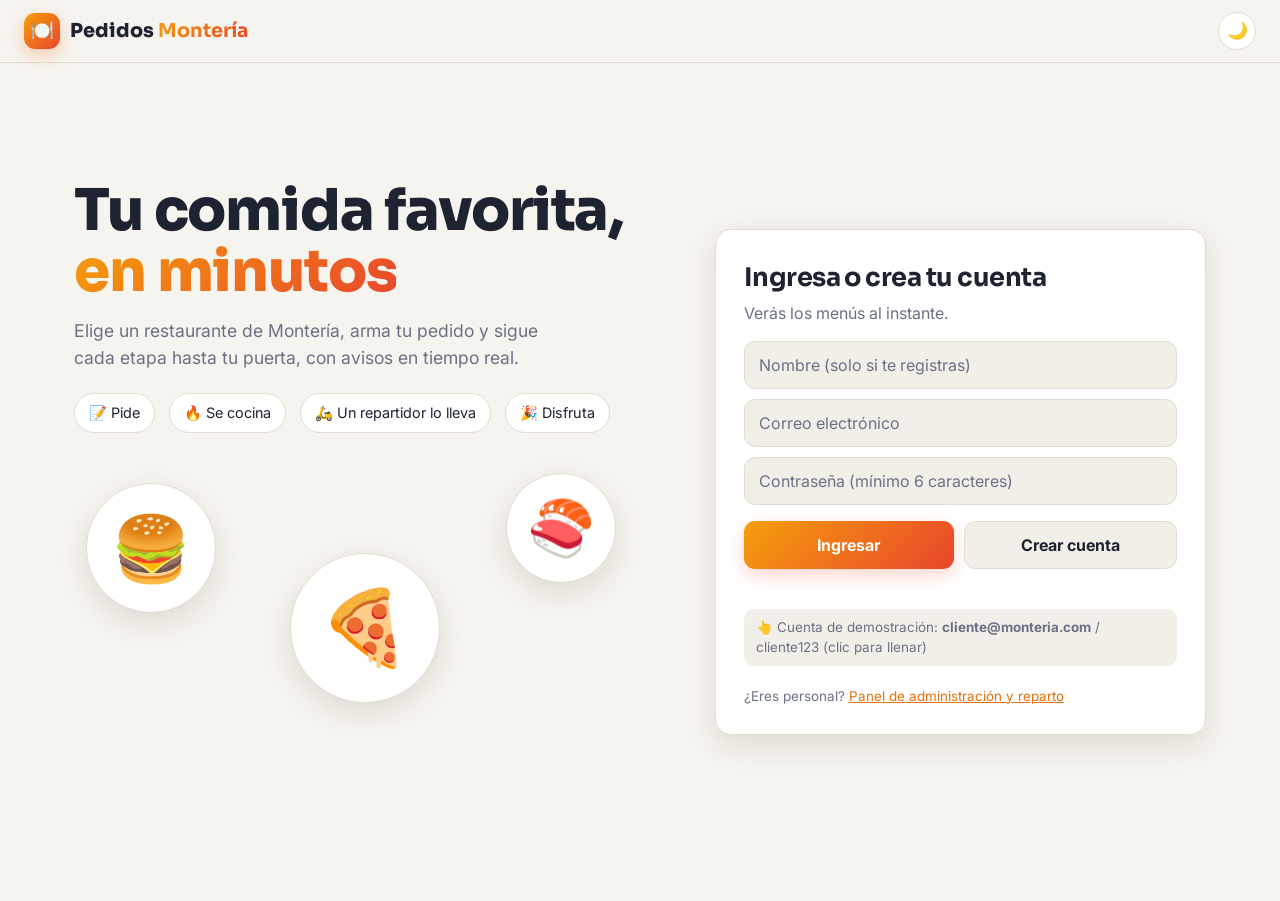
<file: frontend/index.html>
<!DOCTYPE html>
<html lang="es">
<head>
<meta charset="UTF-8">
<meta name="viewport" content="width=device-width, initial-scale=1">
<title>Pedidos Montería</title>
<meta name="description" content="Pide comida de los mejores restaurantes de Montería y sigue tu pedido en tiempo real.">
<link rel="preconnect" href="https://fonts.googleapis.com">
<link href="https://fonts.googleapis.com/css2?family=Inter:wght@400;500;600&family=Sora:wght@600;700;800&display=swap" rel="stylesheet">
<link rel="stylesheet" href="css/estilo.css">
<style>
.wrap{max-width:1180px;margin:0 auto;padding:24px}
.buscar{flex:1;max-width:380px;position:relative}
.buscar input{border-radius:99px;padding-left:40px}
.buscar::before{content:"🔍";position:absolute;left:14px;top:50%;transform:translateY(-50%);font-size:.9rem;opacity:.7}
/* acceso */
.hero{display:grid;grid-template-columns:1.1fr .9fr;gap:40px;align-items:center;min-height:calc(100vh - 62px);padding:24px;max-width:1180px;margin:0 auto}
.hero h1{font-size:clamp(2.2rem,5vw,3.6rem);line-height:1.05;font-weight:800}
.hero h1 em{font-style:normal;background:var(--grad);-webkit-background-clip:text;background-clip:text;color:transparent}
.hero p.lead{color:var(--mute);font-size:1.1rem;margin:16px 0 22px;max-width:46ch}
.pasos{display:flex;gap:14px;flex-wrap:wrap}
.pasos span{display:flex;align-items:center;gap:8px;background:var(--surf);border:1px solid var(--line);border-radius:99px;padding:8px 14px;font-size:.9rem}
.platos{position:relative;height:320px;margin-top:30px}
.platos div{position:absolute;display:grid;place-items:center;border-radius:50%;background:var(--surf);border:1px solid var(--line);box-shadow:var(--sombra);animation:flota 6s ease-in-out infinite}
@keyframes flota{50%{transform:translateY(-12px)}}
#auth h2{font-size:1.6rem;margin-bottom:4px}
#auth input{margin-bottom:10px}
#auth .row{display:flex;gap:10px;margin-top:6px}#auth .row .btn{flex:1}
.demo{margin-top:14px;font-size:.84rem;color:var(--mute);background:var(--surf2);border-radius:10px;padding:8px 12px;cursor:pointer}
@media(max-width:860px){.hero{grid-template-columns:1fr;min-height:0}.platos{display:none}}
/* restaurantes */
.sec-t{display:flex;align-items:baseline;justify-content:space-between;margin:6px 0 14px}
.sec-t h2{font-size:1.35rem}
.rests{display:grid;grid-template-columns:repeat(auto-fill,minmax(250px,1fr));gap:16px;margin-bottom:30px}
.rest{text-align:left;background:var(--surf);border:2px solid var(--line);border-radius:var(--r);overflow:hidden;transition:.18s;display:flex;flex-direction:column}
.rest:hover{transform:translateY(-3px);box-shadow:var(--sombra)}
.rest.on{border-color:var(--acc);box-shadow:0 0 0 3px color-mix(in srgb,var(--acc) 25%,transparent)}
.rest .banner{height:86px;display:grid;place-items:center;font-size:2.6rem}
.rest .info{padding:12px 16px}
.rest .info b{font-family:var(--f-tit);font-size:1.05rem}
.rest .info small{display:block;color:var(--mute)}
/* menú */
.tabs{display:flex;gap:8px;overflow-x:auto;margin-bottom:16px;padding-bottom:4px}
.tab{border:1px solid var(--line);background:var(--surf);color:var(--mute);border-radius:99px;padding:7px 16px;white-space:nowrap;font-weight:600}
.tab.on{background:var(--tx);color:var(--bg);border-color:var(--tx)}
#menu{display:grid;grid-template-columns:repeat(auto-fill,minmax(230px,1fr));gap:16px}
.prod{background:var(--surf);border:1px solid var(--line);border-radius:var(--r);overflow:hidden;display:flex;flex-direction:column;transition:.18s}
.prod:hover{border-color:var(--acc)}
.prod .foto{height:110px;display:grid;place-items:center;font-size:3.4rem;position:relative}
.prod .st{position:absolute;top:10px;right:10px;font-size:.74rem;font-weight:700;padding:3px 10px;border-radius:99px;background:rgba(0,0,0,.45);color:#fff;backdrop-filter:blur(4px)}
.prod .st.poco{background:var(--warn);color:#2b1d00}.prod .st.ago{background:var(--err)}
.prod .cuerpo{padding:12px 16px 16px;display:flex;flex-direction:column;gap:2px;flex:1}
.prod h3{font-size:1.02rem}
.prod .cat{color:var(--mute);font-size:.84rem}
.prod .pie{display:flex;justify-content:space-between;align-items:center;margin-top:auto;padding-top:10px}
.prod .precio{font-family:var(--f-tit);font-weight:800;font-size:1.1rem}
.qty{display:flex;align-items:center;gap:10px}
.qty button{width:34px;height:34px;border-radius:50%;background:var(--surf2);border:1px solid var(--line);font-size:1.15rem}
.qty button.p{background:var(--grad);color:#fff;border:0}
.qty button:disabled{opacity:.35;cursor:not-allowed}
/* carrito (cajón) */
#velo{position:fixed;inset:0;background:rgba(0,0,0,.5);z-index:40;opacity:0;pointer-events:none;transition:.2s}
#velo.on{opacity:1;pointer-events:auto}
#cajon{position:fixed;top:0;right:0;bottom:0;width:min(420px,100%);background:var(--bg);border-left:1px solid var(--line);z-index:41;transform:translateX(100%);transition:transform .25s;display:flex;flex-direction:column}
#cajon.on{transform:none}
#cajon header{display:flex;justify-content:space-between;align-items:center;padding:16px 20px;border-bottom:1px solid var(--line)}
#cajon .cuerpo{flex:1;overflow:auto;padding:16px 20px}
#cajon footer{padding:16px 20px;border-top:1px solid var(--line);background:var(--bg2)}
.linea{display:flex;justify-content:space-between;gap:10px;padding:8px 0;border-bottom:1px solid var(--line)}
.total{display:flex;justify-content:space-between;font-family:var(--f-tit);font-size:1.25rem;font-weight:800;margin:4px 0 12px}
.pagos{display:grid;grid-template-columns:repeat(3,1fr);gap:8px;margin:10px 0}
.pagos label{border:2px solid var(--line);border-radius:12px;padding:10px 4px;text-align:center;cursor:pointer;font-size:.82rem;background:var(--surf)}
.pagos label span{display:block;font-size:1.4rem}
.pagos input{display:none}
.pagos input:checked+label,.pagos label:has(input:checked){border-color:var(--acc);background:color-mix(in srgb,var(--acc) 12%,var(--surf))}
/* seguimiento */
.grid2{display:grid;grid-template-columns:1.5fr 1fr;gap:20px;align-items:start;margin-top:34px}
@media(max-width:900px){.grid2{grid-template-columns:1fr}}
.rail{display:grid;grid-template-columns:repeat(6,1fr);margin-top:22px;position:relative}
.rail::before{content:"";position:absolute;top:20px;left:8%;right:8%;height:4px;border-radius:4px;background:var(--line)}
.rail i{position:absolute;top:20px;left:8%;height:4px;border-radius:4px;background:var(--grad);box-shadow:0 0 14px var(--acc);width:0;transition:width .7s}
.step{text-align:center;position:relative;color:var(--mute);font-size:.78rem}
.step b{display:grid;place-items:center;width:44px;height:44px;margin:0 auto 6px;border-radius:50%;background:var(--surf2);border:2px solid var(--line);font-size:1.15rem;transition:.3s}
.step.done b{border-color:var(--acc);background:var(--bg)}
.step.on{color:var(--tx);font-weight:700}
.step.on b{background:var(--grad);border-color:transparent;box-shadow:0 0 0 6px color-mix(in srgb,var(--acc) 22%,transparent);animation:pulso 1.8s infinite}
.step.ok.on b{background:linear-gradient(135deg,#1fc98a,#0f9d6b);animation:none}
@keyframes pulso{50%{box-shadow:0 0 0 12px color-mix(in srgb,var(--acc) 6%,transparent)}}
.items{margin-top:12px;color:var(--mute);font-size:.9rem}
.cancelado{margin-top:18px;padding:12px 14px;border:1px solid var(--err);border-radius:12px;color:var(--err)}
.lis{list-style:none;padding:0}
.lis li{padding:10px 0;border-bottom:1px solid var(--line);font-size:.92rem;display:flex;gap:10px;justify-content:space-between}
.lis li small{color:var(--mute);white-space:nowrap}
#misPedidos li{cursor:pointer}#misPedidos li:hover b{color:var(--acc)}
.nuevo{color:var(--tx);font-weight:600}.nuevo::before{content:"●";color:var(--acc2);margin-right:6px}
/* campana */
#panelNotifs{position:absolute;right:0;top:46px;width:min(340px,92vw);max-height:60vh;overflow:auto;background:var(--surf);border:1px solid var(--line);border-radius:var(--r);box-shadow:var(--sombra);padding:8px 16px;z-index:30}
.estado-api{font-size:.8rem;color:var(--mute);text-align:center;padding:30px 0 10px}
</style>
</head>
<body>
<div class="top">
  <a class="logo" href="index.html"><i>🍽️</i><span>Pedidos <b>Montería</b></span></a>
  <div class="buscar hide" id="buscarWrap"><input id="buscar" placeholder="Buscar en el menú..." oninput="pintarMenu()" aria-label="Buscar en el menú"></div>
  <div class="espacio"></div>
  <span id="sesion"></span>
  <div style="position:relative" id="campanaWrap" class="hide">
    <button class="icono" id="btnCampana" aria-label="Notificaciones" onclick="abrirNotifs()">🔔<span class="badge hide" id="nBadge">0</span></button>
    <div id="panelNotifs" class="hide"><ul class="lis" id="notifs"></ul></div>
  </div>
  <button class="icono hide" id="btnCarrito" aria-label="Ver mi pedido" onclick="abrirCajon(true)">🛒<span class="badge hide" id="cBadge">0</span></button>
  <button class="icono" id="btnTema" aria-label="Cambiar tema" onclick="alternarTema()">☀️</button>
</div>

<!-- Acceso -->
<section id="auth" class="hero">
  <div>
    <h1>Tu comida favorita,<br><em>en minutos</em></h1>
    <p class="lead">Elige un restaurante de Montería, arma tu pedido y sigue cada etapa hasta tu puerta, con avisos en tiempo real.</p>
    <div class="pasos"><span>📝 Pide</span><span>🔥 Se cocina</span><span>🛵 Un repartidor lo lleva</span><span>🎉 Disfruta</span></div>
    <div class="platos" aria-hidden="true">
      <div style="left:2%;top:20px;width:130px;height:130px;font-size:4rem">🍔</div>
      <div style="left:36%;top:90px;width:150px;height:150px;font-size:4.6rem;animation-delay:-2s">🍕</div>
      <div style="left:72%;top:10px;width:110px;height:110px;font-size:3.4rem;animation-delay:-4s">🍣</div>
    </div>
  </div>
  <div class="card" style="padding:28px">
    <h2>Ingresa o crea tu cuenta</h2>
    <p class="mute" style="margin-bottom:16px">Verás los menús al instante.</p>
    <input id="nombre" placeholder="Nombre (solo si te registras)" autocomplete="name">
    <input id="email" type="email" placeholder="Correo electrónico" autocomplete="email">
    <input id="password" type="password" placeholder="Contraseña (mínimo 6 caracteres)" autocomplete="current-password" onkeydown="if(event.key==='Enter')login()">
    <div class="row"><button class="btn" onclick="login()">Ingresar</button><button class="btn ghost" onclick="registro()">Crear cuenta</button></div>
    <p class="msg" id="authMsg"></p>
    <div class="demo" onclick="demo()">👆 Cuenta de demostración: <b>cliente@monteria.com</b> / cliente123 (clic para llenar)</div>
    <p class="demo" style="background:none;padding:6px 0 0">¿Eres personal? <a href="admin.html">Panel de administración y reparto</a></p>
  </div>
</section>

<!-- Aplicación -->
<main id="app" class="wrap hide">
  <div class="sec-t"><h2>Restaurantes</h2><span class="mute" id="nRest"></span></div>
  <div id="chips" class="rests"><div class="sk"></div><div class="sk"></div><div class="sk"></div></div>
  <div class="sec-t"><h2 id="menuTitulo">Menú</h2></div>
  <div id="tabs" class="tabs"></div>
  <div id="menu"></div>

  <div class="grid2">
    <div class="card">
      <h2 id="trackTitulo">Sigue tu pedido</h2>
      <p id="trackSub" class="mute">Cuando hagas un pedido, aquí verás cada etapa en vivo.</p>
      <div class="rail" id="rail"><i id="fill"></i></div>
      <p id="trackItems" class="items"></p>
      <p id="trackCancelado" class="cancelado hide">Este pedido fue cancelado.</p>
      <button id="btnCancelar" class="btn danger hide" style="margin-top:16px" onclick="cancelarPedido()">Cancelar pedido</button>
    </div>
    <div class="card"><h2>Mis pedidos</h2><ul class="lis" id="misPedidos"></ul></div>
  </div>
  <p class="estado-api">Conectado a <span id="apiUrl"></span> · <a href="monitor.html">estado del sistema</a></p>
</main>

<!-- Cajón del carrito -->
<div id="velo" onclick="abrirCajon(false)"></div>
<aside id="cajon" aria-label="Tu pedido">
  <header><h2 style="font-size:1.2rem">Tu pedido</h2><button class="icono" aria-label="Cerrar" onclick="abrirCajon(false)">✕</button></header>
  <div class="cuerpo"><div id="carrito"></div></div>
  <footer>
    <div class="total"><span>Total</span><span>$<span id="total">0</span></span></div>
    <input id="direccion" placeholder="Dirección de entrega" autocomplete="street-address">
    <div class="pagos">
      <label><input type="radio" name="metodo" value="EFECTIVO" checked><span>💵</span>Efectivo</label>
      <label><input type="radio" name="metodo" value="TARJETA"><span>💳</span>Tarjeta</label>
      <label><input type="radio" name="metodo" value="NEQUI"><span>📱</span>Nequi</label>
    </div>
    <button id="btnPedir" class="btn full" onclick="hacerPedido()">Realizar pedido</button>
    <p class="msg" id="pedMsg"></p>
  </footer>
</aside>
<div id="toast"></div>

<script src="js/comun.js"></script>
<script>
const ESTADOS = ['CREADO','CONFIRMADO','EN_COCINA','LISTO','EN_CAMINO','ENTREGADO'];
const PASOS = [['📝','Recibido'],['✅','Confirmado'],['🔥','En cocina'],['📦','Listo'],['🛵','En camino'],['🎉','Entregado']];
const FONDOS = ['linear-gradient(135deg,#ff9d2e55,#ff5e5b55)','linear-gradient(135deg,#3ddc9755,#5aa9ff55)','linear-gradient(135deg,#b678ff55,#ff5e9a55)','linear-gradient(135deg,#ffd16655,#ff9d2e55)'];
let user = null, pedidoId = null, rid = null, cat = 'Todo';
let restaurantes = [], productos = [], carrito = {}, timers = false, notifs = [];
const api = crearApi(() => user, () => { salir(); });

function demo() { $('email').value = 'cliente@monteria.com'; $('password').value = 'cliente123'; }

/* ---------- sesión ---------- */
async function login() {
  try {
    user = null;
    user = await api('/usuarios/login', {method: 'POST', body: {email: $('email').value, password: $('password').value}});
    if (user.rol !== 'CLIENTE') { save('user', null); location.href = 'admin.html'; return; }
    save('user', user); entrar();
  } catch (e) { user = null; $('authMsg').textContent = e.message; }
}
async function registro() {
  try {
    await api('/usuarios/registro', {method: 'POST', body: {nombre: $('nombre').value, email: $('email').value, password: $('password').value}});
    await login();
  } catch (e) { $('authMsg').textContent = e.message; }
}
function salir() { save('user', null); save('pedido', null); location.reload(); }

function entrar() {
  $('auth').classList.add('hide'); $('app').classList.remove('hide');
  ['buscarWrap', 'campanaWrap', 'btnCarrito'].forEach(i => $(i).classList.remove('hide'));
  $('sesion').innerHTML = `<span class="pill">👋 ${esc(user.nombre)} <button onclick="salir()" style="color:var(--acc);text-decoration:underline">Salir</button></span>`;
  apiLista.then(u => $('apiUrl').textContent = u);
  pedidoId = load('pedido');
  pintarRail(null);
  cargarRestaurantes(); cargarNotifs(); refrescarPedido(); cargarMisPedidos();
  if (!timers) { timers = true; setInterval(cargarNotifs, 3000); setInterval(refrescarPedido, 3000); setInterval(cargarMisPedidos, 6000); }
}

/* ---------- restaurantes y menú ---------- */
async function cargarRestaurantes() {
  try { restaurantes = await api('/restaurantes/restaurantes'); }
  catch (e) { $('chips').innerHTML = '<p class="vacio">No se pudo cargar los restaurantes: ' + esc(e.message) + '</p>'; return; }
  if (!restaurantes.length) { $('chips').innerHTML = '<p class="vacio">Aún no hay restaurantes disponibles.</p>'; return; }
  $('nRest').textContent = restaurantes.length + ' disponibles';
  rid = rid || restaurantes[0].id;
  pintarChips(); cargarMenu();
}
function emojiRest(i) { return ['🍔','🍕','🍣','🥗','🌮','🍗'][i % 6]; }
function pintarChips() {
  $('chips').innerHTML = restaurantes.map((r, i) =>
    `<button class="rest ${r.id === rid ? 'on' : ''}" onclick="elegir(${r.id})">
      <div class="banner" style="background:${FONDOS[i % 4]}">${emojiRest(i)}</div>
      <div class="info"><b>${esc(r.nombre)}</b><small>📍 ${esc(r.direccion || '')}</small>${r.telefono ? `<small>📞 ${esc(r.telefono)}</small>` : ''}</div></button>`).join('');
  const r = restaurantes.find(x => x.id === rid); if (r) $('menuTitulo').textContent = 'Menú de ' + r.nombre;
}
function elegir(id) { if (id === rid) return; rid = id; carrito = {}; cat = 'Todo'; $('buscar').value = ''; pintarChips(); cargarMenu(); }

async function cargarMenu() {
  try { productos = await api('/menu/productos/restaurante/' + rid); } catch (e) { toast(e.message); return; }
  pintarTabs(); pintarMenu(); pintarCarrito();
}
function emoji(c) {
  c = (c || '').toLowerCase();
  const m = [['hambur','🍔'],['acompa','🍟'],['bebida','🥤'],['pizza','🍕'],['rollo','🍣'],['entrada','🥟'],['sopa','🍲'],['plato','🍽️'],['pollo','🍗'],['postre','🍰'],['ensalada','🥗']];
  return (m.find(x => c.includes(x[0])) || [0,'🍴'])[1];
}
function pintarTabs() {
  const cats = ['Todo', ...new Set(productos.map(p => p.categoria).filter(Boolean))];
  $('tabs').innerHTML = cats.map(c => `<button class="tab ${c === cat ? 'on' : ''}" onclick="filtrar(this.dataset.c)" data-c="${esc(c)}">${esc(c)}</button>`).join('');
}
function filtrar(c) { cat = c; pintarTabs(); pintarMenu(); }

function pintarMenu() {
  const q = $('buscar').value.trim().toLowerCase();
  const lista = productos.filter(p => (cat === 'Todo' || p.categoria === cat) && (!q || (p.nombre + ' ' + (p.categoria || '')).toLowerCase().includes(q)));
  $('menu').innerHTML = lista.map((p, i) => {
    const n = carrito[p.id] || 0, agotado = p.stock <= 0, tope = n >= p.stock;
    const st = agotado ? '<span class="st ago">Agotado</span>' : p.stock <= 5 ? `<span class="st poco">¡Quedan ${p.stock}!</span>` : '';
    return `<div class="prod">
      <div class="foto" style="background:${FONDOS[i % 4]}">${emoji(p.categoria)}${st}</div>
      <div class="cuerpo"><h3>${esc(p.nombre)}</h3><div class="cat">${esc(p.categoria || '')}</div>
      <div class="pie"><span class="precio">$${money(p.precio)}</span>
        <div class="qty">${n ? `<button aria-label="Quitar uno" onclick="cambiar(${p.id},-1)">−</button><b>${n}</b>` : ''}
        ${agotado ? '' : `<button class="p" aria-label="Agregar uno" ${tope ? 'disabled title="No hay más unidades"' : ''} onclick="cambiar(${p.id},1)">+</button>`}</div></div></div></div>`;
  }).join('') || '<p class="vacio" style="grid-column:1/-1">No encontramos productos con ese filtro.</p>';
}

/* ---------- carrito ---------- */
function abrirCajon(v) { $('cajon').classList.toggle('on', v); $('velo').classList.toggle('on', v); }
function cambiar(id, d) {
  const n = (carrito[id] || 0) + d;
  if (n <= 0) delete carrito[id]; else carrito[id] = n;
  pintarMenu(); pintarCarrito();
}
function pintarCarrito() {
  let total = 0, unidades = 0;
  const filas = Object.entries(carrito).map(([id, n]) => {
    const p = productos.find(x => x.id == id); if (!p) return '';
    total += p.precio * n; unidades += n;
    return `<div class="linea"><span>${n} × ${esc(p.nombre)}</span><span>$${money(p.precio * n)}</span></div>`;
  }).join('');
  $('carrito').innerHTML = filas || '<p class="vacio">🛒<br>Agrega productos del menú para empezar.</p>';
  $('total').textContent = money(total);
  $('cBadge').textContent = unidades; $('cBadge').classList.toggle('hide', !unidades);
}

async function hacerPedido() {
  $('pedMsg').textContent = '';
  const items = Object.entries(carrito).map(([id, cantidad]) => ({producto_id: +id, cantidad}));
  if (!items.length) { $('pedMsg').textContent = 'Agrega al menos un producto.'; return; }
  if (!$('direccion').value.trim()) { $('pedMsg').textContent = 'Escribe la dirección de entrega.'; $('direccion').focus(); return; }
  const b = $('btnPedir'); b.disabled = true; b.textContent = 'Enviando pedido...';
  try {
    const d = await api('/pedidos/pedidos', {method: 'POST', body: {
      restaurante_id: rid, direccion: $('direccion').value.trim(),
      metodo_pago: document.querySelector('input[name=metodo]:checked').value, items}});
    pedidoId = d.id; save('pedido', pedidoId);
    carrito = {}; toast('Pedido #' + d.id + ' enviado 🎉', true);
    $('direccion').value = ''; abrirCajon(false);
    cargarMenu(); refrescarPedido(); cargarNotifs(); cargarMisPedidos();
    $('trackTitulo').scrollIntoView({behavior: 'smooth', block: 'center'});
  } catch (e) { $('pedMsg').textContent = e.message; toast(e.message); }
  b.disabled = false; b.textContent = 'Realizar pedido';
}

/* ---------- seguimiento ---------- */
function pintarRail(estado) {
  const i = estado ? ESTADOS.indexOf(estado) : -1;
  $('rail').querySelectorAll('.step').forEach(e => e.remove());
  PASOS.forEach((p, k) => {
    const d = document.createElement('div');
    d.className = 'step' + (k < i ? ' done' : '') + (k === i ? ' on' : '') + (k === 5 ? ' ok' : '');
    d.innerHTML = `<b>${p[0]}</b>${p[1]}`;
    $('rail').appendChild(d);
  });
  $('fill').style.width = i > 0 ? `calc((100% - 16%) * ${i / 5})` : '0';
}
async function refrescarPedido() {
  if (!pedidoId) return;
  try {
    const p = await api('/pedidos/pedidos/' + pedidoId);
    const cancelado = p.estado === 'CANCELADO';
    $('trackTitulo').textContent = 'Pedido #' + p.id + ' por $' + money(p.total);
    $('trackSub').textContent = 'Entrega en ' + p.direccion;
    $('trackItems').textContent = (p.items || []).map(i => i.cantidad + ' × ' + (i.nombre || 'Producto ' + i.producto_id)).join(' · ');
    $('rail').classList.toggle('hide', cancelado);
    $('trackCancelado').classList.toggle('hide', !cancelado);
    $('btnCancelar').classList.toggle('hide', !['CREADO', 'CONFIRMADO'].includes(p.estado));
    if (!cancelado) pintarRail(p.estado);
  } catch (e) {}
}
async function cancelarPedido() {
  if (!pedidoId || !confirm('¿Seguro que quieres cancelar el pedido #' + pedidoId + '?')) return;
  try {
    await api('/pedidos/pedidos/' + pedidoId + '/cancelar', {method: 'POST'});
    toast('Pedido #' + pedidoId + ' cancelado', true);
    refrescarPedido(); cargarNotifs(); cargarMisPedidos(); cargarMenu();
  } catch (e) { toast(e.message); }
}
async function cargarMisPedidos() {
  try {
    const l = await api('/pedidos/pedidos?limit=8');
    $('misPedidos').innerHTML = l.map(p =>
      `<li onclick="verPedido(${p.id})"><span><b>#${p.id}</b> <small>$${money(p.total)}</small></span><span class="tag ${p.estado === 'ENTREGADO' ? 'ok' : p.estado === 'CANCELADO' ? 'off' : ''}">${esc(p.estado.replace('_', ' ').toLowerCase())}</span></li>`
    ).join('') || '<li style="cursor:default">Aún no has hecho pedidos.</li>';
  } catch (e) {}
}
function verPedido(id) { pedidoId = id; save('pedido', id); refrescarPedido(); $('trackTitulo').scrollIntoView({behavior: 'smooth', block: 'center'}); }

/* ---------- notificaciones ---------- */
let ultimaNotif = 0;
async function cargarNotifs() {
  try {
    notifs = await api('/notificaciones/notificaciones/usuario/' + user.id);
    const sinLeer = notifs.filter(n => !n.leido);
    $('nBadge').textContent = sinLeer.length; $('nBadge').classList.toggle('hide', !sinLeer.length);
    if (ultimaNotif && sinLeer.length && sinLeer[0].id > ultimaNotif) toast('🔔 ' + sinLeer[0].mensaje, true);
    if (notifs.length) ultimaNotif = Math.max(ultimaNotif, ...notifs.map(n => n.id));
    $('notifs').innerHTML = notifs.map(x => `<li><span class="${x.leido ? '' : 'nuevo'}">${esc(x.mensaje)}</span></li>`).join('') || '<li>Aún no tienes notificaciones.</li>';
  } catch (e) {}
}
async function abrirNotifs() {
  const p = $('panelNotifs'); p.classList.toggle('hide');
  if (!p.classList.contains('hide') && notifs.some(n => !n.leido)) {
    try { await api('/notificaciones/notificaciones/usuario/' + user.id + '/leidas', {method: 'PATCH'}); setTimeout(cargarNotifs, 1500); } catch (e) {}
  }
}
document.addEventListener('click', e => { if (!e.target.closest('#campanaWrap')) $('panelNotifs').classList.add('hide'); });
document.addEventListener('keydown', e => { if (e.key === 'Escape') abrirCajon(false); });

user = load('user');
if (user && user.token && user.rol === 'CLIENTE') entrar(); else { user = null; save('user', null); }
</script>
</body>
</html>
</file>
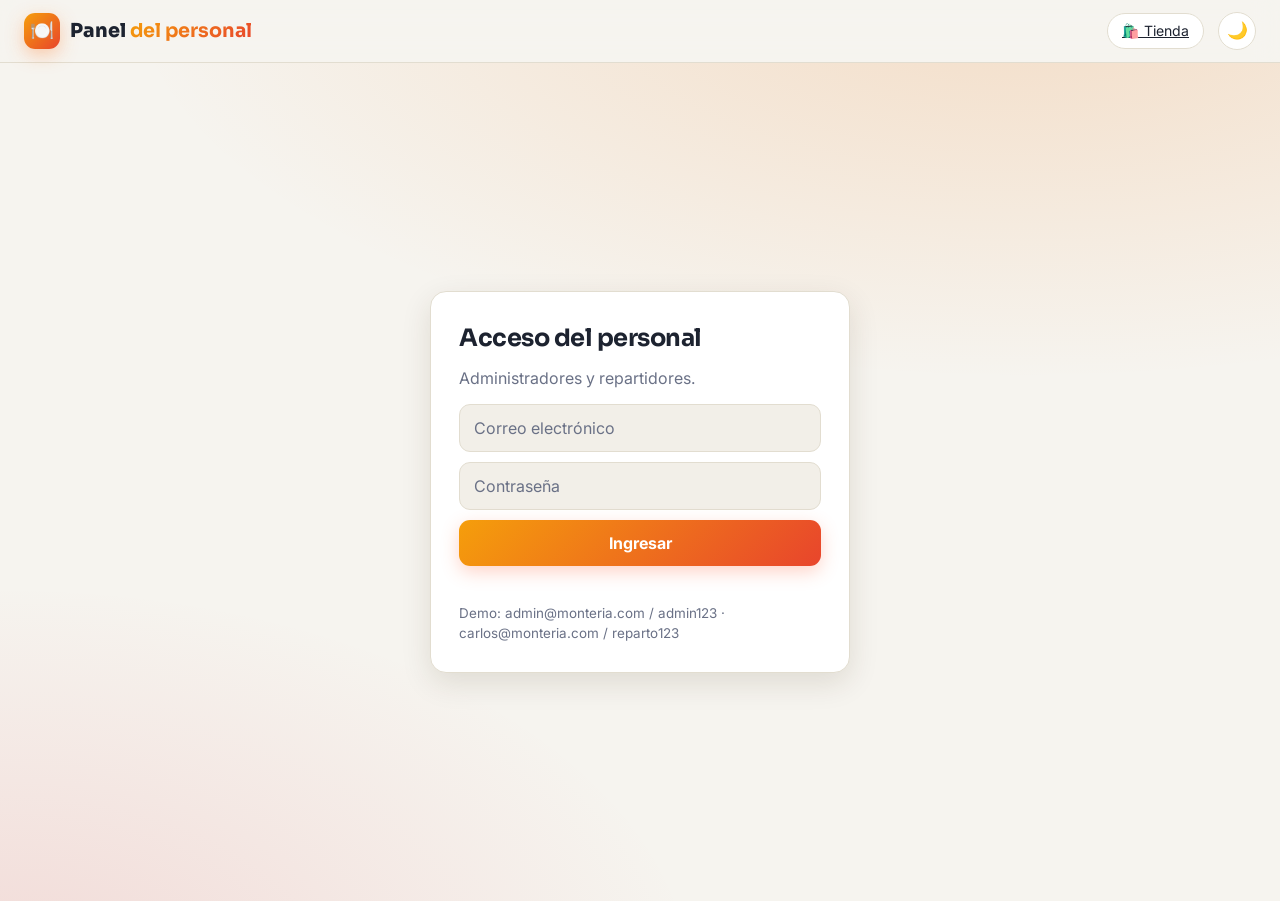
<file: frontend/admin.html>
<!DOCTYPE html>
<html lang="es">
<head>
<meta charset="UTF-8">
<meta name="viewport" content="width=device-width, initial-scale=1">
<title>Panel del personal · Pedidos Montería</title>
<link rel="preconnect" href="https://fonts.googleapis.com">
<link href="https://fonts.googleapis.com/css2?family=Inter:wght@400;500;600&family=Sora:wght@600;700;800&display=swap" rel="stylesheet">
<link rel="stylesheet" href="css/estilo.css">
<style>.vista{min-width:0}.vista .card{box-shadow:none}</style>
</head>
<body>
<div class="top">
  <a class="logo" href="admin.html"><i>🍽️</i><span id="titulo">Panel <b>del personal</b></span></a>
  <div class="espacio"></div>
  <span id="stats"></span>
  <a class="pill hide" id="lnkMonitor" href="monitor.html">📈 Monitoreo</a>
  <a class="pill" href="index.html">🛍️ Tienda</a>
  <button class="icono" id="btnTema" aria-label="Cambiar tema" onclick="alternarTema()">☀️</button>
</div>

<section id="login" class="login-wrap">
  <div class="card" style="padding:28px">
    <h2 style="font-size:1.5rem">Acceso del personal</h2>
    <p class="mute" style="margin-bottom:14px">Administradores y repartidores.</p>
    <input id="email" type="email" placeholder="Correo electrónico" autocomplete="username">
    <input id="password" type="password" placeholder="Contraseña" autocomplete="current-password" onkeydown="if(event.key==='Enter')entrar()">
    <button class="btn full" onclick="entrar()">Ingresar</button>
    <p class="msg" id="loginMsg"></p>
    <p class="mute" style="font-size:.84rem;margin-top:10px">Demo: admin@monteria.com / admin123 · carlos@monteria.com / reparto123</p>
  </div>
</section>

<div id="panel" class="hide shell">
  <nav id="nav" class="side-nav"></nav>
  <div class="contenido">
  <div class="kpis hide" id="kpis"></div>

  <div id="v-pedidos" class="vista hide"><div class="board" id="board"></div></div>

  <div id="v-rest" class="vista hide">
    <div class="card">
      <h3 class="t" id="restTitulo">Nuevo restaurante</h3>
      <div class="form">
        <div><label>Nombre</label><input id="rNombre" maxlength="100"></div>
        <div><label>Dirección</label><input id="rDir" maxlength="200"></div>
        <div><label>Teléfono</label><input id="rTel" maxlength="30"></div>
        <div style="display:flex;gap:8px"><button class="btn" onclick="guardarRest()">Guardar</button>
          <button class="btn ghost" onclick="limpiarRest()">Limpiar</button></div>
      </div>
      <div class="scroll"><table><thead><tr><th>Nombre</th><th>Dirección</th><th>Teléfono</th><th>Estado</th><th></th></tr></thead>
        <tbody id="restBody"></tbody></table></div>
    </div>
  </div>

  <div id="v-menu" class="vista hide">
    <div class="card">
      <div class="form" style="grid-template-columns:minmax(200px,320px)">
        <div><label>Restaurante</label><select id="mRest" onchange="cargarMenu()"></select></div>
      </div>
      <h3 class="t" id="menuTitulo">Nuevo producto</h3>
      <div class="form">
        <div><label>Nombre</label><input id="pNombre" maxlength="100"></div>
        <div><label>Categoría</label><input id="pCat" maxlength="50" placeholder="Hamburguesas, Bebidas..."></div>
        <div><label>Precio ($)</label><input id="pPrecio" type="number" min="1" step="100"></div>
        <div><label>Stock</label><input id="pStock" type="number" min="0" step="1" value="0"></div>
        <div style="display:flex;gap:8px"><button class="btn" onclick="guardarProd()">Guardar</button>
          <button class="btn ghost" onclick="limpiarProd()">Limpiar</button></div>
      </div>
      <div class="scroll"><table><thead><tr><th>Producto</th><th>Categoría</th><th>Precio</th><th>Stock</th><th>Estado</th><th></th></tr></thead>
        <tbody id="menuBody"></tbody></table></div>
    </div>
  </div>

  <div id="v-equipo" class="vista hide">
    <div class="card">
      <h3 class="t">Crear usuario</h3>
      <div class="form">
        <div><label>Nombre</label><input id="uNombre" maxlength="100"></div>
        <div><label>Correo</label><input id="uEmail" type="email"></div>
        <div><label>Contraseña (mín. 6)</label><input id="uPass" type="text" autocomplete="off"></div>
        <div><label>Rol</label><select id="uRol"><option>REPARTIDOR</option><option>ADMIN</option><option>CLIENTE</option></select></div>
        <div><button class="btn" onclick="crearUsuario()">Crear</button></div>
      </div>
      <div class="scroll"><table><thead><tr><th>Nombre</th><th>Correo</th><th>Rol</th></tr></thead>
        <tbody id="equipoBody"></tbody></table></div>
    </div>
  </div>

  <div id="v-reparto" class="vista hide">
    <div class="card" style="margin-bottom:16px">
      <h3 class="t">Estado de reparto</h3>
      <p id="dispTexto" style="color:var(--mute);margin-bottom:10px">Comprueba tu disponibilidad para recibir pedidos.</p>
      <button class="btn" id="btnDisponibilidad" onclick="alternarDisponibilidad()">Activar disponibilidad</button>
    </div>
    <h3 class="t">Pedidos listos para aceptar</h3>
    <div class="lista" id="disponibles"></div>
    <h3 class="t" style="margin-top:22px">Mis domicilios activos</h3>
    <div class="lista" id="reparto"></div>
    <h3 class="t" style="margin-top:22px">Notificaciones recientes</h3>
    <div class="card"><ul id="notifsReparto" style="list-style:none;padding:0;color:var(--mute)"></ul></div>
  </div>
</div>
  </div>
</div>
<div id="toast"></div>

<script src="js/comun.js"></script>
<script>
const COLS = [
  ['CREADO', 'Nuevos', ''], ['CONFIRMADO', 'Confirmados', ''], ['EN_COCINA', 'En cocina', 'cocina'],
  ['LISTO', 'Listos para reparto', ''], ['EN_CAMINO', 'En camino', 'ruta']
];
const SIG = {CREADO: 'CONFIRMADO', CONFIRMADO: 'EN_COCINA', EN_COCINA: 'LISTO'};
const ACCION = {
  CREADO: 'Confirmar pedido', CONFIRMADO: 'Pasar a cocina', EN_COCINA: 'Marcar listo',
  LISTO: 'Salir a ruta', EN_CAMINO: 'Marcar entregado'
};

let staff = null, vista = null, repartidores = [], restaurantes = [], productos = [];
let editRest = null, editProd = null, disponibleActual = false, notifUltimoId = 0, disponibleCargada = false;
const detalles = {};   // pedido_id -> detalle (cache para la vista del repartidor)

const j = crearApi(() => staff, () => salir());

/* ------------------------------------------------------------ sesión */
async function entrar() {
  $('loginMsg').textContent = '';
  try {
    staff = null;
    const u = await j('/usuarios/login', {method: 'POST', body: {email: $('email').value, password: $('password').value}});
    if (u.rol === 'CLIENTE') { $('loginMsg').textContent = 'Esta cuenta es de cliente. Usa la página de pedidos (index.html).'; return; }
    staff = u; save('staff', u); iniciar();
  } catch (e) { staff = null; $('loginMsg').textContent = e.message; }
}
function salir() { save('staff', null); location.reload(); }

function iniciar() {
  $('login').classList.add('hide'); $('panel').classList.remove('hide');
  const esAdmin = staff.rol === 'ADMIN';
  $('titulo').innerHTML = esAdmin ? 'Panel <b>de administración</b>' : 'Mis <b>domicilios</b>';
  $('lnkMonitor').classList.toggle('hide', !esAdmin);
  $('stats').innerHTML = `<span class="pill">${esAdmin ? '🛠️' : '🛵'} ${esc(staff.nombre)} <button onclick="salir()" style="color:var(--acc);text-decoration:underline">Salir</button></span>`;
  const tabs = esAdmin
    ? [['pedidos', '📋 Pedidos'], ['rest', '🏪 Restaurantes'], ['menu', '🍔 Menú'], ['equipo', '👥 Equipo']]
    : [['reparto', '🛵 Mis domicilios']];
  $('nav').innerHTML = tabs.map(([k, t]) => `<button data-v="${k}" onclick="ir('${k}')">${t}</button>`).join('');
  ir(tabs[0][0]);
  setInterval(() => { if (vista === 'pedidos') cargarTablero(); if (vista === 'reparto') cargarReparto(); }, 3000);
}
function ir(v) {
  vista = v;
  ['pedidos', 'rest', 'menu', 'equipo', 'reparto'].forEach(k => $('v-' + k).classList.toggle('hide', k !== v));
  document.querySelectorAll('#nav button').forEach(b => b.classList.toggle('on', b.dataset.v === v));
  $('kpis').classList.toggle('hide', v !== 'pedidos');
  if (v === 'pedidos') cargarTablero();
  if (v === 'rest') cargarRest();
  if (v === 'menu') cargarSelectorMenu();
  if (v === 'equipo') cargarEquipo();
  if (v === 'reparto') cargarReparto();
}

/* ------------------------------------------------------------ tablero de pedidos */
function minutos(p) {
  const t = new Date(p.created_at);
  return isNaN(t) ? null : Math.max(0, Math.floor((Date.now() - t) / 60000));
}
async function cargarTablero() {
  const board = $('board');
  const a = document.activeElement;
  if (a && a.tagName === 'SELECT' && board.contains(a)) return;   // no cerrar el desplegable mientras se usa
  let pedidos, doms, resumen;
  try {
    [pedidos, doms, resumen, repartidores] = await Promise.all([
      j('/pedidos/pedidos?activos=true'), j('/domicilios/domicilios'), j('/pedidos/pedidos/resumen'), j('/usuarios/repartidores')]);
  } catch (e) {
    board.innerHTML = '<p class="vacio" style="grid-column:1/-1">No se pudo cargar: ' + esc(e.message) + '. Revisa que los servicios estén corriendo.</p>';
    return;
  }
  $('kpis').classList.remove('hide');
  $('kpis').innerHTML = `<div class="kpi"><small>Pedidos activos</small><b>${resumen.activos}</b></div>
    <div class="kpi"><small>Entregados hoy</small><b style="color:var(--ok)">${resumen.entregados_hoy}</b></div>
    <div class="kpi"><small>Cancelados hoy</small><b style="color:var(--err)">${resumen.cancelados_hoy}</b></div>
    <div class="kpi"><small>Repartidores disponibles</small><b>${repartidores.filter(r => r.disponible).length}/${repartidores.length}</b></div>`;
  const dom = {}; doms.forEach(d => dom[d.pedido_id] = d);
  const nombreRep = id => (repartidores.find(r => r.id === id) || {}).nombre;

  board.innerHTML = COLS.map(([est, titulo, clase]) => {
    const lista = pedidos.filter(p => p.estado === est);
    const tarjetas = lista.map(p => {
      const m = minutos(p), tarde = m !== null && m >= 15, d = dom[p.id];
      let rep = '';
      if (est === 'LISTO' || est === 'EN_CAMINO') {
        if (d && d.repartidor_id) rep = `<div class="rep">🛵 ${esc(nombreRep(d.repartidor_id) || 'Repartidor #' + d.repartidor_id)}</div>`;
        else rep = '<div class="rep sin">Sin repartidor asignado</div>';
        if (est === 'LISTO' && d && repartidores.length) {
          rep += `<select onchange="asignar(${d.id}, this.value)"><option value="">${d.repartidor_id ? 'Cambiar repartidor...' : 'Asignar repartidor...'}</option>` +
                 repartidores.map(r => `<option value="${r.id}">${esc(r.nombre)}${r.disponible ? ' (disponible)' : ' (fuera de servicio)'}</option>`).join('') + '</select>';
        }
      }
      return `<div class="ped">
        <div class="top2"><span class="id">#${p.id}</span><span class="t ${tarde ? 'tarde' : ''}">${m === null ? '' : 'hace ' + m + ' min'}</span></div>
        <div class="dir">${esc(p.direccion || 'Sin dirección')}</div>
        <div class="mon">$${money(p.total)}${p.unidades ? ' - ' + p.unidades + ' productos' : ''}</div>
        ${rep}
        <button class="go ${est === 'EN_CAMINO' ? 'ruta' : ''}" onclick="avanzar(${p.id},'${est}',this)">${ACCION[est]}</button>
        ${est !== 'EN_CAMINO' ? `<button class="cancel" onclick="cancelar(${p.id})">Cancelar pedido</button>` : ''}
      </div>`;
    }).join('') || '<p class="vacio">Sin pedidos</p>';
    return `<section class="col ${clase}"><h2>${titulo}<span>${lista.length}</span></h2>${tarjetas}</section>`;
  }).join('');
}

async function avanzar(id, estado, btn) {
  btn.disabled = true;
  try {
    if (SIG[estado]) {
      await j(`/pedidos/pedidos/${id}/estado`, {method: 'PATCH', body: {estado: SIG[estado]}});
    } else {
      // LISTO y EN_CAMINO los mueve el servicio de domicilios (mantiene sincronizado al repartidor)
      let d;
      try { d = await j('/domicilios/domicilios/pedido/' + id); }
      catch (e) { d = await j('/domicilios/domicilios', {method: 'POST', body: {pedido_id: id}}); }  // si no se creó, se crea ahora
      if (estado === 'LISTO' && !d.repartidor_id) throw new Error('Asigna un repartidor antes de enviar el pedido #' + id);
      await j(`/domicilios/domicilios/${d.id}/avanzar`, {method: 'PATCH'});
    }
  } catch (e) { toast(e.message); }
  cargarTablero();
}
async function asignar(did, rid) {
  if (!rid) return;
  try { await j(`/domicilios/domicilios/${did}/asignar`, {method: 'PATCH', body: {repartidor_id: +rid}}); toast('Repartidor asignado', true); }
  catch (e) { toast(e.message); }
  document.activeElement.blur(); cargarTablero();
}
async function cancelar(id) {
  if (!confirm('¿Cancelar el pedido #' + id + '? Se devolverá el stock y se avisará al cliente.')) return;
  try { await j(`/pedidos/pedidos/${id}/cancelar`, {method: 'POST'}); toast('Pedido #' + id + ' cancelado', true); }
  catch (e) { toast(e.message); }
  cargarTablero();
}

/* ------------------------------------------------------------ restaurantes */
async function cargarRest() {
  try { restaurantes = await j('/restaurantes/admin/restaurantes'); } catch (e) { toast(e.message); return; }
  $('restBody').innerHTML = restaurantes.map(r => `<tr>
    <td>${esc(r.nombre)}</td><td>${esc(r.direccion)}</td><td>${esc(r.telefono || '')}</td>
    <td><span class="tag ${r.activo ? 'ok' : 'off'}">${r.activo ? 'Activo' : 'Inactivo'}</span></td>
    <td class="acc"><button class="btn ghost sm" onclick="editarRest(${r.id})">Editar</button>
      <button class="btn ghost sm" onclick="alternarRest(${r.id})">${r.activo ? 'Desactivar' : 'Activar'}</button></td></tr>`).join('')
    || '<tr><td colspan="5" class="vacio">Aún no hay restaurantes</td></tr>';
}
function limpiarRest() { editRest = null; $('rNombre').value = $('rDir').value = $('rTel').value = ''; $('restTitulo').textContent = 'Nuevo restaurante'; }
function editarRest(id) {
  const r = restaurantes.find(x => x.id === id); editRest = id;
  $('rNombre').value = r.nombre; $('rDir').value = r.direccion; $('rTel').value = r.telefono || '';
  $('restTitulo').textContent = 'Editando: ' + r.nombre; $('rNombre').focus();
}
async function guardarRest() {
  const actual = editRest ? restaurantes.find(x => x.id === editRest) : null;
  const body = {nombre: $('rNombre').value.trim(), direccion: $('rDir').value.trim(), telefono: $('rTel').value.trim() || null,
                activo: actual ? !!actual.activo : true};
  if (!body.nombre) { toast('Escribe el nombre'); return; }
  try {
    await j(editRest ? '/restaurantes/restaurantes/' + editRest : '/restaurantes/restaurantes',
            {method: editRest ? 'PUT' : 'POST', body});
    toast('Restaurante guardado', true); limpiarRest(); cargarRest();
  } catch (e) { toast(e.message); }
}
async function alternarRest(id) {
  const r = restaurantes.find(x => x.id === id);
  try {
    await j('/restaurantes/restaurantes/' + id, {method: 'PUT',
      body: {nombre: r.nombre, direccion: r.direccion, telefono: r.telefono, activo: !r.activo}});
    cargarRest();
  } catch (e) { toast(e.message); }
}

/* ------------------------------------------------------------ menú */
async function cargarSelectorMenu() {
  try { restaurantes = await j('/restaurantes/admin/restaurantes'); } catch (e) { toast(e.message); return; }
  const previo = $('mRest').value;
  $('mRest').innerHTML = restaurantes.map(r => `<option value="${r.id}">${esc(r.nombre)}${r.activo ? '' : ' (inactivo)'}</option>`).join('');
  if (previo) $('mRest').value = previo;
  cargarMenu();
}
async function cargarMenu() {
  const rid = $('mRest').value;
  if (!rid) { $('menuBody').innerHTML = '<tr><td colspan="6" class="vacio">Primero crea un restaurante</td></tr>'; return; }
  try { productos = await j('/menu/admin/productos/restaurante/' + rid); } catch (e) { toast(e.message); return; }
  $('menuBody').innerHTML = productos.map(p => `<tr>
    <td>${esc(p.nombre)}</td><td>${esc(p.categoria || '')}</td><td>$${money(p.precio)}</td>
    <td>${p.stock <= 5 ? `<span class="tag off">${p.stock}</span>` : p.stock}</td>
    <td><span class="tag ${p.activo ? 'ok' : 'off'}">${p.activo ? 'Disponible' : 'Oculto'}</span></td>
    <td class="acc"><button class="btn ghost sm" onclick="editarProd(${p.id})">Editar</button>
      <button class="btn ghost sm" onclick="reponer(${p.id})">+10 stock</button>
      <button class="btn ghost sm" onclick="alternarProd(${p.id})">${p.activo ? 'Ocultar' : 'Mostrar'}</button></td></tr>`).join('')
    || '<tr><td colspan="6" class="vacio">Este restaurante aún no tiene productos</td></tr>';
}
function limpiarProd() {
  editProd = null; $('pNombre').value = $('pCat').value = $('pPrecio').value = ''; $('pStock').value = 0;
  $('menuTitulo').textContent = 'Nuevo producto';
}
function editarProd(id) {
  const p = productos.find(x => x.id === id); editProd = id;
  $('pNombre').value = p.nombre; $('pCat').value = p.categoria || ''; $('pPrecio').value = p.precio; $('pStock').value = p.stock;
  $('menuTitulo').textContent = 'Editando: ' + p.nombre; $('pNombre').focus();
}
async function guardarProd() {
  const actual = editProd ? productos.find(x => x.id === editProd) : null;
  const body = {nombre: $('pNombre').value.trim(), categoria: $('pCat').value.trim() || null,
                precio: parseFloat($('pPrecio').value), stock: parseInt($('pStock').value || '0', 10),
                activo: actual ? !!actual.activo : true};
  if (!body.nombre || !(body.precio > 0) || body.stock < 0 || isNaN(body.stock)) { toast('Revisa nombre, precio (mayor que 0) y stock'); return; }
  try {
    if (editProd) await j('/menu/productos/' + editProd, {method: 'PUT', body});
    else await j('/menu/productos', {method: 'POST', body: {...body, restaurante_id: +$('mRest').value}});
    toast('Producto guardado', true); limpiarProd(); cargarMenu();
  } catch (e) { toast(e.message); }
}
async function reponer(id) {
  try { await j(`/menu/productos/${id}/reponer`, {method: 'PATCH', body: {cantidad: 10}}); cargarMenu(); } catch (e) { toast(e.message); }
}
async function alternarProd(id) {
  const p = productos.find(x => x.id === id);
  try {
    await j('/menu/productos/' + id, {method: 'PUT',
      body: {nombre: p.nombre, categoria: p.categoria, precio: Number(p.precio), stock: p.stock, activo: !p.activo}});
    cargarMenu();
  } catch (e) { toast(e.message); }
}

/* ------------------------------------------------------------ equipo */
async function cargarEquipo() {
  try {
    const l = await j('/usuarios/admin/usuarios');
    $('equipoBody').innerHTML = l.map(u => `<tr><td>${esc(u.nombre)}</td><td>${esc(u.email)}</td><td><span class="tag">${esc(u.rol)}</span></td></tr>`).join('');
  } catch (e) { toast(e.message); }
}
async function crearUsuario() {
  try {
    await j('/usuarios/admin/usuarios', {method: 'POST', body: {
      nombre: $('uNombre').value, email: $('uEmail').value, password: $('uPass').value, rol: $('uRol').value}});
    toast('Usuario creado', true); $('uNombre').value = $('uEmail').value = $('uPass').value = ''; cargarEquipo();
  } catch (e) { toast(e.message); }
}

/* ------------------------------------------------------------ vista del repartidor */
async function cargarDisponibilidad() {
  try {
    const yo = await j('/usuarios/repartidores/yo');
    disponibleActual = !!(yo && yo.disponible);
    pintarDisponibilidad();
  } catch (e) {
    $('dispTexto').textContent = 'No se pudo consultar la disponibilidad.';
  }
}
function pintarDisponibilidad() {
  $('dispTexto').textContent = disponibleActual
    ? 'Estás DISPONIBLE. Los pedidos listos pueden asignarse a ti.'
    : 'Estás FUERA DE SERVICIO. Activa la disponibilidad para recibir pedidos.';
  $('btnDisponibilidad').textContent = disponibleActual ? 'Ponerme fuera de servicio' : 'Activar disponibilidad';
  $('btnDisponibilidad').classList.toggle('ghost', disponibleActual);
}
async function alternarDisponibilidad() {
  const nuevo = !disponibleActual;
  try {
    await j('/usuarios/repartidores/disponibilidad', {method:'PATCH', body:{disponible:nuevo}});
    disponibleActual = nuevo; pintarDisponibilidad();
    toast(nuevo ? 'Ya estás disponible para recibir domicilios' : 'Disponibilidad desactivada', true);
    cargarReparto();
  } catch (e) { toast(e.message); }
}
async function cargarNotificacionesReparto() {
  try {
    const ns = await j('/notificaciones/notificaciones/usuario/' + staff.id);
    $('notifsReparto').innerHTML = ns.map(n => `<li style="padding:8px 0;border-bottom:1px solid var(--line)">${esc(n.mensaje)} <small style="display:block">${esc(n.created_at || '')}</small></li>`).join('')
      || '<li>No tienes notificaciones todavía.</li>';
    const nuevas = ns.filter(n => !n.leido && n.id > notifUltimoId);
    if (notifUltimoId && nuevas.length) toast(nuevas[0].mensaje, true);
    if (ns.length) notifUltimoId = Math.max(notifUltimoId, ...ns.map(n => n.id));
  } catch (e) {}
}
async function cargarReparto() {
  if (!disponibleCargada) { await cargarDisponibilidad(); disponibleCargada = true; }
  let doms = [], libres = [];
  try {
    [doms, libres] = await Promise.all([
      j('/domicilios/domicilios/repartidor/' + staff.id),
      j('/domicilios/domicilios/disponibles')
    ]);
  } catch (e) { $('reparto').innerHTML = '<p class="vacio">' + esc(e.message) + '</p>'; }
  await Promise.all([...doms, ...libres].filter(d => !detalles[d.pedido_id]).map(async d => {
    try { detalles[d.pedido_id] = await j('/pedidos/pedidos/' + d.pedido_id); } catch (e) {}
  }));
  $('disponibles').innerHTML = libres.map(d => {
    const p = detalles[d.pedido_id] || {};
    return `<div class="ped">
      <div class="top2"><span class="id">Pedido #${d.pedido_id}</span><span class="tag ok">Disponible</span></div>
      <div class="dir">📍 ${esc(p.direccion || 'Dirección pendiente')}</div>
      <div class="mon">$${money(p.total || 0)}</div>
      <div class="dir">${(p.items || []).map(i => i.cantidad + ' × ' + esc(i.nombre || 'Producto ' + i.producto_id)).join(' · ')}</div>
      <button class="go" ${disponibleActual ? '' : 'disabled'} onclick="aceptarDomicilio(${d.id},this)">Aceptar domicilio</button>
    </div>`;
  }).join('') || '<p class="vacio" style="grid-column:1/-1">No hay pedidos pendientes de repartidor.</p>';
  $('reparto').innerHTML = doms.map(d => {
    const p = detalles[d.pedido_id] || {}, enRuta = d.estado === 'EN_RUTA';
    return `<div class="ped">
      <div class="top2"><span class="id">Pedido #${d.pedido_id}</span><span class="t">${enRuta ? 'En ruta' : 'Por recoger'}</span></div>
      <div class="dir">📍 ${esc(p.direccion || '')}</div>
      <div class="mon">$${money(p.total || 0)}</div>
      <div class="dir">${(p.items || []).map(i => i.cantidad + ' × ' + esc(i.nombre || 'Producto ' + i.producto_id)).join(' · ')}</div>
      <button class="go ${enRuta ? 'ruta' : ''}" onclick="avanzarReparto(${d.id}, this)">${enRuta ? 'Marcar entregado' : 'Recogido: salir a ruta'}</button>
    </div>`;
  }).join('') || '<p class="vacio" style="grid-column:1/-1">No tienes domicilios asignados por ahora.</p>';
  await cargarNotificacionesReparto();
}
async function aceptarDomicilio(did, btn) {
  btn.disabled = true;
  try {
    await j(`/domicilios/domicilios/${did}/aceptar`, {method:'PATCH'});
    toast('Domicilio aceptado. Ya aparece en tus domicilios.', true);
  } catch (e) { toast(e.message); }
  cargarReparto();
}
async function avanzarReparto(did, btn) {
  btn.disabled = true;
  try { await j(`/domicilios/domicilios/${did}/avanzar`, {method: 'PATCH'}); }
  catch (e) { toast(e.message); }
  cargarReparto();
}

staff = load('staff');
if (staff && staff.token) iniciar(); else staff = null;
</script>
</body>
</html>
</file>
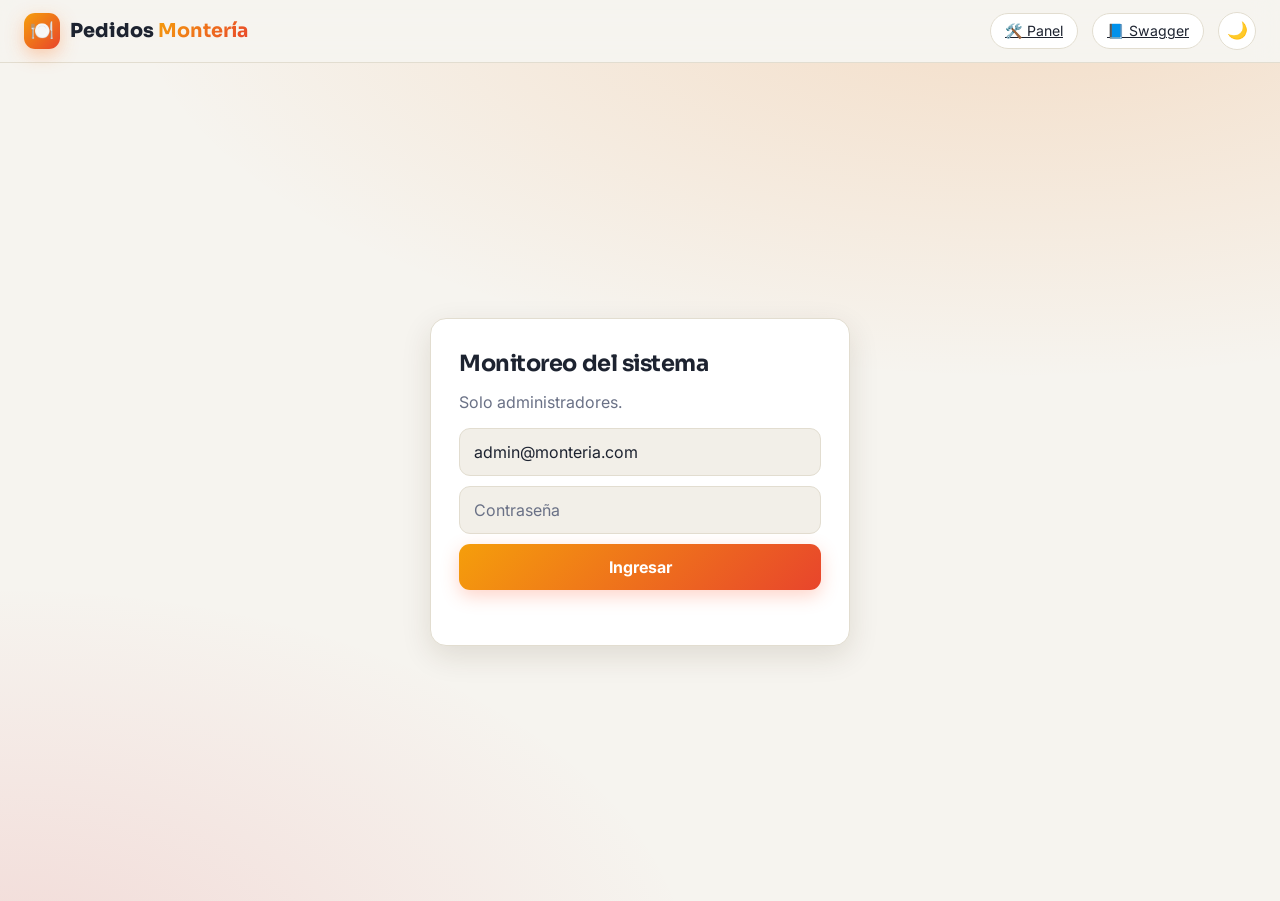
<file: frontend/monitor.html>
<!DOCTYPE html>
<html lang="es">
<head>
<meta charset="UTF-8">
<meta name="viewport" content="width=device-width, initial-scale=1">
<title>Monitoreo · Pedidos Montería</title>
<link rel="preconnect" href="https://fonts.googleapis.com">
<link href="https://fonts.googleapis.com/css2?family=Inter:wght@400;500;600&family=Sora:wght@600;700;800&display=swap" rel="stylesheet">
<link rel="stylesheet" href="css/estilo.css">
<style>
.wrap{max-width:1250px;margin:0 auto;padding:24px}
.tiles{display:grid;grid-template-columns:repeat(auto-fill,minmax(250px,1fr));gap:14px}
.tile{background:var(--surf);border:1px solid var(--line);border-left:5px solid var(--mute);border-radius:var(--r);padding:14px 16px}
.tile.ok{border-left-color:var(--ok)}.tile.caido{border-left-color:var(--err)}.tile.degradado{border-left-color:var(--warn)}
.tile h3{display:flex;justify-content:space-between;align-items:center;font-size:1rem}
.tile .num{display:flex;gap:14px;white-space:nowrap;margin-top:8px;font-size:.82rem;color:var(--mute)}
.tile .num b{display:block;color:var(--tx);font-family:var(--f-tit);font-size:1.15rem}
.dot{width:10px;height:10px;border-radius:50%;background:var(--mute);display:inline-block;margin-right:8px}
.ok .dot{background:var(--ok);box-shadow:0 0 8px var(--ok)}.caido .dot{background:var(--err)}.degradado .dot{background:var(--warn)}
.barra{display:flex;height:6px;border-radius:99px;overflow:hidden;background:var(--surf2);margin-top:10px}
.barra i{display:block}
.dos{display:grid;grid-template-columns:1fr 1fr;gap:18px;margin-top:22px}
@media(max-width:900px){.dos{grid-template-columns:1fr}}
.log{font-family:ui-monospace,Consolas,monospace;font-size:.78rem;border-bottom:1px solid var(--line);padding:6px 0;word-break:break-word}
.log .WARNING{color:var(--warn)}.log .ERROR{color:var(--err)}
.cabecera{display:flex;align-items:center;gap:14px;flex-wrap:wrap;margin-bottom:18px}
.cabecera h1{font-size:1.5rem}
</style>
</head>
<body>
<div class="top">
  <a class="logo" href="index.html"><i>🍽️</i><span>Pedidos <b>Montería</b></span></a>
  <div class="espacio"></div>
  <a class="pill" href="admin.html">🛠️ Panel</a>
  <a class="pill" id="lnkDocs" href="#" target="_blank" rel="noopener">📘 Swagger</a>
  <button class="icono" id="btnTema" aria-label="Cambiar tema" onclick="alternarTema()">☀️</button>
</div>

<section id="login" class="login-wrap hide">
  <div class="card" style="padding:28px">
    <h2 style="font-size:1.4rem">Monitoreo del sistema</h2>
    <p class="mute" style="margin-bottom:14px">Solo administradores.</p>
    <input id="email" type="email" placeholder="Correo" value="admin@monteria.com">
    <input id="password" type="password" placeholder="Contraseña" onkeydown="if(event.key==='Enter')entrar()">
    <button class="btn full" onclick="entrar()">Ingresar</button>
    <p class="msg" id="loginMsg"></p>
  </div>
</section>

<main id="panel" class="wrap hide">
  <div class="cabecera"><h1>Estado del sistema</h1><span class="tag" id="global">…</span>
    <span class="mute" id="actualizado"></span><div class="espacio"></div>
    <button class="btn ghost sm" onclick="salir()">Cerrar sesión</button></div>
  <div class="kpis" id="kpis"></div>
  <div class="tiles" id="tiles"></div>
  <div class="dos">
    <div class="card"><h2>Mensajería (RabbitMQ)</h2><div id="broker" class="mute">…</div></div>
    <div class="card"><h2>Rutas más usadas</h2><div class="scroll"><table><thead><tr><th>Ruta</th><th>Peticiones</th><th>ms medio</th><th>Errores</th></tr></thead><tbody id="rutas"></tbody></table></div></div>
  </div>
  <div class="card" style="margin-top:18px"><h2>Avisos y errores recientes <small class="mute">(el id de traza permite seguir una petición en los logs de todos los servicios)</small></h2><div id="logs"></div></div>
</main>
<div id="toast"></div>

<script src="js/comun.js"></script>
<script>
let staff = load('staff'), timer = null;
const j = crearApi(() => staff, () => salir());
apiLista.then(u => $('lnkDocs').href = u + '/docs');

async function entrar() {
  try {
    staff = null;
    const u = await j('/usuarios/login', {method: 'POST', body: {email: $('email').value, password: $('password').value}});
    if (u.rol !== 'ADMIN') { $('loginMsg').textContent = 'Solo los administradores ven el monitoreo.'; return; }
    staff = u; save('staff', u); iniciar();
  } catch (e) { staff = null; $('loginMsg').textContent = e.message; }
}
function salir() { save('staff', null); location.reload(); }
function iniciar() { $('login').classList.add('hide'); $('panel').classList.remove('hide'); cargar(); timer = setInterval(cargar, 4000); }

function dur(s) { return s >= 3600 ? Math.floor(s / 3600) + ' h ' + Math.floor(s % 3600 / 60) + ' min' : s >= 60 ? Math.floor(s / 60) + ' min' : s + ' s'; }

async function cargar() {
  let d;
  try { d = await j('/monitor'); }
  catch (e) { $('global').textContent = 'sin conexión'; $('global').className = 'tag off'; $('actualizado').textContent = e.message; return; }
  const sv = d.servicios || [];
  const caidos = sv.filter(s => s.estado !== 'ok').length;
  $('global').textContent = caidos ? caidos + ' servicio(s) con problemas' : 'Todo operativo';
  $('global').className = 'tag ' + (caidos ? 'off' : 'ok');
  $('actualizado').textContent = 'Actualizado ' + new Date().toLocaleTimeString('es-CO');
  const m = s => s.metricas || {};
  const tot = sv.reduce((a, s) => a + (m(s).peticiones || 0), 0);
  const err5 = sv.reduce((a, s) => a + ((m(s).por_clase || {})['5xx'] || 0), 0);
  const err4 = sv.reduce((a, s) => a + ((m(s).por_clase || {})['4xx'] || 0), 0);
  const lat = sv.filter(s => m(s).peticiones).map(s => m(s).latencia_media_ms);
  $('kpis').innerHTML = `
    <div class="kpi"><small>Servicios activos</small><b style="color:${caidos ? 'var(--err)' : 'var(--ok)'}">${sv.length - caidos}/${sv.length}</b></div>
    <div class="kpi"><small>Peticiones totales</small><b>${money(tot)}</b></div>
    <div class="kpi"><small>Errores de cliente (4xx)</small><b style="color:var(--warn)">${money(err4)}</b></div>
    <div class="kpi"><small>Errores de servidor (5xx)</small><b style="color:${err5 ? 'var(--err)' : 'var(--ok)'}">${money(err5)}</b></div>
    <div class="kpi"><small>Latencia media</small><b>${lat.length ? (lat.reduce((a, b) => a + b, 0) / lat.length).toFixed(0) : 0} ms</b></div>`;
  $('tiles').innerHTML = sv.map(s => {
    const x = m(s), c = x.por_clase || {}, n = x.peticiones || 1;
    const cls = s.estado === 'ok' ? 'ok' : s.estado === 'degradado' ? 'degradado' : 'caido';
    return `<div class="tile ${cls}"><h3><span><i class="dot"></i>${esc(s.nombre)}</span><span class="tag ${cls === 'ok' ? 'ok' : 'off'}">${esc(s.estado)}</span></h3>
      <div class="num"><span><b>${x.peticiones ?? '–'}</b>peticiones</span><span><b>${x.latencia_media_ms ?? '–'} ms</b>media</span><span><b>${x.latencia_p95_ms ?? '–'} ms</b>p95</span><span><b>${x.uptime_s != null ? dur(x.uptime_s) : '–'}</b>activo</span></div>
      <div class="barra" title="2xx / 4xx / 5xx"><i style="width:${(c['2xx'] || 0) / n * 100}%;background:var(--ok)"></i><i style="width:${(c['4xx'] || 0) / n * 100}%;background:var(--warn)"></i><i style="width:${(c['5xx'] || 0) / n * 100}%;background:var(--err)"></i></div>
      ${s.salud && s.salud.db ? `<div class="mute" style="font-size:.78rem;margin-top:6px">Base de datos: ${esc(s.salud.db)}</div>` : ''}</div>`;
  }).join('');
  const nt = sv.find(s => s.nombre === 'notificaciones'), mm = nt ? m(nt) : {};
  const ok = mm.broker === 'conectado';
  $('broker').innerHTML = nt ? `<p><span class="tag ${ok ? 'ok' : 'off'}">${esc(mm.broker || 'sin datos')}</span></p>
    <p style="margin-top:10px">Mensajes en la cola de fallidos (DLQ): <b style="color:${mm.dlq ? 'var(--warn)' : 'var(--tx)'}">${mm.dlq ?? 0}</b></p>
    <p style="margin-top:10px;font-size:.88rem">Pedidos y domicilios publican eventos; notificaciones los consume. Si RabbitMQ no responde, los eventos viajan por HTTP de respaldo y no se pierde ningún aviso.</p>` : 'Sin datos';
  const rutas = sv.flatMap(s => (m(s).rutas_top || []).map(r => ({...r, srv: s.nombre}))).sort((a, b) => b.n - a.n).slice(0, 8);
  $('rutas').innerHTML = rutas.map(r => `<tr><td><span class="tag">${esc(r.srv)}</span> ${esc(r.ruta)}</td><td>${r.n}</td><td>${r.ms_medio}</td><td>${r.errores ? `<span class="tag off">${r.errores}</span>` : 0}</td></tr>`).join('') || '<tr><td colspan="4" class="vacio">Sin tráfico todavía</td></tr>';
  const logs = sv.flatMap(s => (m(s).logs_recientes || []).map(l => ({...l, srv: s.nombre}))).sort((a, b) => b.ts.localeCompare(a.ts)).slice(0, 25);
  $('logs').innerHTML = logs.map(l => `<div class="log"><span class="mute">${esc(l.ts)}</span> <b class="${esc(l.nivel)}">${esc(l.nivel)}</b> [${esc(l.srv)}] <span class="mute">traza ${esc(l.rid)}</span><br>${esc(l.mensaje)}</div>`).join('') || '<p class="vacio">Sin avisos: todo marcha bien ✅</p>';
}

if (staff && staff.token && staff.rol === 'ADMIN') iniciar(); else $('login').classList.remove('hide');
</script>
</body>
</html>
</file>
<file: frontend/css/estilo.css>
/* Sistema de diseño compartido: cliente, panel del personal y monitor.
   Tema oscuro por defecto; el claro se activa con data-theme="light" (botón en la cabecera). */
:root{
  --bg:#0f1218;--bg2:#141923;--surf:#1a202c;--surf2:#232b3a;--line:#2c3547;--tx:#eef0f6;--mute:#929bb1;
  --acc:#ff9d2e;--acc2:#ff5e5b;--acc-tx:#1c1202;--ok:#3ddc97;--warn:#ffd166;--err:#ff6b6b;--info:#5aa9ff;
  --grad:linear-gradient(135deg,#ff9d2e 0%,#ff5e5b 100%);
  --sombra:0 10px 30px rgba(0,0,0,.35);--r:16px;--r2:11px;
  --f-tit:'Sora','Bricolage Grotesque',system-ui,sans-serif;--f-txt:'Inter',system-ui,-apple-system,'Segoe UI',sans-serif;
}
:root[data-theme=light]{
  --bg:#f6f4ef;--bg2:#ece8df;--surf:#ffffff;--surf2:#f2efe8;--line:#e2ddd0;--tx:#1d2330;--mute:#6a7186;
  --acc:#e8710a;--acc2:#d9363e;--acc-tx:#ffffff;--ok:#0f9d6b;--warn:#b7791f;--err:#d64545;--info:#2563eb;
  --grad:linear-gradient(135deg,#f59e0b 0%,#e8452c 100%);--sombra:0 10px 30px rgba(60,40,10,.12);
}
*{box-sizing:border-box;margin:0}
html{scroll-behavior:smooth}
body{background:var(--bg);color:var(--tx);font-family:var(--f-txt);line-height:1.5;min-height:100vh;-webkit-font-smoothing:antialiased}
h1,h2,h3{font-family:var(--f-tit);letter-spacing:-.02em}
button,input,select{font:inherit;color:inherit}
button{cursor:pointer;border:0;background:none}
a{color:var(--acc)}
:focus-visible{outline:2px solid var(--acc);outline-offset:2px}
.hide{display:none!important}
.mute{color:var(--mute)}
.sr{position:absolute;width:1px;height:1px;overflow:hidden;clip:rect(0 0 0 0)}

/* barra superior */
.top{position:sticky;top:0;z-index:20;display:flex;align-items:center;gap:14px;padding:12px 24px;
  background:color-mix(in srgb,var(--bg) 82%,transparent);backdrop-filter:blur(12px);border-bottom:1px solid var(--line)}
.logo{display:flex;align-items:center;gap:10px;font-family:var(--f-tit);font-weight:800;font-size:1.2rem;text-decoration:none;color:var(--tx)}
.logo i{display:grid;place-items:center;width:36px;height:36px;border-radius:11px;background:var(--grad);font-style:normal;font-size:1.2rem;box-shadow:0 6px 18px rgba(255,120,40,.35)}
.logo b{background:var(--grad);-webkit-background-clip:text;background-clip:text;color:transparent}
.espacio{flex:1}
.pill{display:inline-flex;align-items:center;gap:6px;border:1px solid var(--line);background:var(--surf);border-radius:99px;padding:6px 14px;font-size:.88rem;color:var(--tx);position:relative}
.pill:hover{border-color:var(--acc)}
.icono{width:38px;height:38px;border-radius:50%;display:grid;place-items:center;background:var(--surf);border:1px solid var(--line);position:relative;font-size:1.05rem}
.icono:hover{border-color:var(--acc)}
.badge{position:absolute;top:-4px;right:-4px;min-width:19px;height:19px;border-radius:99px;background:var(--acc2);color:#fff;font-size:.7rem;font-weight:700;display:grid;place-items:center;padding:0 5px}

/* controles */
input,select{background:var(--surf2);border:1px solid var(--line);border-radius:var(--r2);padding:11px 14px;width:100%;transition:border-color .15s}
input:focus,select:focus{border-color:var(--acc);outline:none}
input::placeholder{color:var(--mute)}
.btn{display:inline-flex;align-items:center;justify-content:center;gap:8px;background:var(--grad);color:#fff;font-weight:700;padding:11px 20px;border-radius:var(--r2);box-shadow:0 6px 18px rgba(255,100,60,.28);transition:transform .12s,box-shadow .12s,opacity .12s}
.btn:hover{transform:translateY(-1px)}
.btn:active{transform:none}
.btn:disabled{opacity:.5;cursor:not-allowed;transform:none}
.btn.ghost{background:var(--surf2);color:var(--tx);box-shadow:none;border:1px solid var(--line)}
.btn.danger{background:none;border:1px solid var(--err);color:var(--err);box-shadow:none}
.btn.sm{padding:5px 11px;font-size:.84rem;border-radius:9px}
.btn.full{width:100%}
.card{background:var(--surf);border:1px solid var(--line);border-radius:var(--r);padding:20px;box-shadow:var(--sombra)}
.card h2{font-size:1.1rem;margin-bottom:10px}
.tag{display:inline-block;border-radius:99px;padding:2px 11px;font-size:.78rem;background:var(--surf2);color:var(--mute);border:1px solid var(--line)}
.tag.ok{color:var(--ok);border-color:color-mix(in srgb,var(--ok) 40%,transparent)}
.tag.off{color:var(--err);border-color:color-mix(in srgb,var(--err) 40%,transparent)}
.tag.warn{color:var(--warn)}
.vacio{color:var(--mute);font-size:.92rem;text-align:center;padding:22px 8px}

/* esqueletos de carga */
.sk{background:linear-gradient(90deg,var(--surf) 25%,var(--surf2) 50%,var(--surf) 75%);background-size:200% 100%;animation:sk 1.2s infinite;border-radius:var(--r);min-height:120px}
@keyframes sk{to{background-position:-200% 0}}

/* avisos */
#toast{position:fixed;left:50%;bottom:24px;transform:translateX(-50%) translateY(20px);background:var(--surf);border:1px solid var(--err);border-radius:12px;padding:12px 20px;opacity:0;transition:.25s;pointer-events:none;z-index:99;box-shadow:var(--sombra);max-width:90vw}
#toast.show{opacity:1;transform:translateX(-50%)}
#toast.ok{border-color:var(--ok)}
@media(prefers-reduced-motion:reduce){*{transition:none!important;animation:none!important}}

/* ---------- panel del personal ---------- */
.shell{display:grid;grid-template-columns:230px 1fr;min-height:calc(100vh - 62px)}
.side-nav{border-right:1px solid var(--line);padding:18px 12px;display:flex;flex-direction:column;gap:6px;background:var(--bg2)}
.side-nav button{display:flex;align-items:center;gap:10px;text-align:left;padding:10px 14px;border-radius:12px;color:var(--mute);font-weight:600}
.side-nav button:hover{background:var(--surf)}
.side-nav button.on{background:var(--surf);color:var(--tx);box-shadow:inset 3px 0 0 var(--acc)}
.contenido{padding:24px;min-width:0}
@media(max-width:820px){.shell{grid-template-columns:1fr}.side-nav{flex-direction:row;overflow-x:auto;border-right:0;border-bottom:1px solid var(--line);padding:10px}.side-nav button{white-space:nowrap}}
.kpis{display:grid;grid-template-columns:repeat(auto-fit,minmax(150px,1fr));gap:14px;margin-bottom:20px}
.kpi{background:var(--surf);border:1px solid var(--line);border-radius:var(--r);padding:14px 18px}
.kpi small{color:var(--mute)}
.kpi b{display:block;font-family:var(--f-tit);font-size:1.7rem;line-height:1.2}
.board{display:grid;grid-template-columns:repeat(5,minmax(230px,1fr));gap:16px;overflow-x:auto;align-items:start;padding-bottom:8px}
.col{background:var(--bg2);border:1px solid var(--line);border-radius:var(--r);padding:14px;min-height:220px}
.col h2{font-size:.95rem;display:flex;justify-content:space-between;align-items:center;margin-bottom:12px}
.col h2 span{background:var(--surf2);border-radius:99px;padding:0 10px;color:var(--mute);font-weight:500}
.col.cocina{border-top:3px solid var(--acc)}
.col.ruta{border-top:3px solid var(--ok)}
.ped{background:var(--surf);border:1px solid var(--line);border-radius:13px;padding:12px;margin-bottom:10px;transition:border-color .15s,transform .15s}
.ped:hover{border-color:var(--acc);transform:translateY(-1px)}
.ped .top2{display:flex;justify-content:space-between;align-items:baseline}
.ped .id{font-family:var(--f-tit);font-weight:800;font-size:1.05rem}
.ped .t{font-size:.84rem;color:var(--mute)}
.ped .t.tarde{color:var(--err);font-weight:700}
.ped .dir{color:var(--mute);font-size:.88rem;margin:4px 0}
.ped .mon{font-weight:700}
.ped .rep{font-size:.88rem;margin-top:6px;color:var(--ok)}
.ped .rep.sin{color:var(--err)}
.ped select{margin-top:6px;padding:6px 8px;font-size:.88rem}
.go{width:100%;margin-top:10px;padding:9px;border-radius:10px;background:var(--grad);color:#fff;font-weight:700}
.go.ruta{background:linear-gradient(135deg,#1fc98a,#0f9d6b)}
.go:disabled{opacity:.5;cursor:not-allowed}
.cancel{width:100%;margin-top:6px;padding:5px;border-radius:10px;border:1px solid var(--line);color:var(--mute);font-size:.82rem}
.cancel:hover{border-color:var(--err);color:var(--err)}
.form{display:grid;grid-template-columns:repeat(auto-fit,minmax(160px,1fr));gap:10px;align-items:end;margin-bottom:18px}
.form label{display:block;font-size:.8rem;color:var(--mute);margin-bottom:3px}
table{width:100%;border-collapse:collapse;font-size:.93rem}
th{text-align:left;color:var(--mute);font-weight:600;font-size:.8rem;padding:8px 10px;border-bottom:1px solid var(--line)}
td{padding:10px;border-bottom:1px solid var(--line);vertical-align:middle}
td.acc{display:flex;gap:6px;flex-wrap:wrap}
.scroll{overflow-x:auto}
h3.t{font-size:1.1rem;margin-bottom:12px}
.lista{display:grid;grid-template-columns:repeat(auto-fill,minmax(280px,1fr));gap:14px}
.login-wrap{min-height:calc(100vh - 62px);display:grid;place-items:center;padding:24px;background:radial-gradient(900px 400px at 80% -10%,color-mix(in srgb,var(--acc) 18%,transparent),transparent),radial-gradient(700px 400px at 0% 110%,color-mix(in srgb,var(--acc2) 14%,transparent),transparent)}
.login-wrap .card{width:min(420px,100%)}
.login-wrap input{margin-bottom:10px}
.msg{color:var(--err);font-size:.9rem;min-height:1.3em;margin-top:8px}

/* móvil */
@media(max-width:640px){
  .top{flex-wrap:wrap;padding:10px 12px;gap:8px}
  .top .buscar{order:9;flex:1 1 100%;max-width:none}
  .logo span{font-size:1rem}
  .pill{padding:5px 10px;font-size:.8rem;max-width:44vw;overflow:hidden;text-overflow:ellipsis;white-space:nowrap}
  .contenido,.wrap{padding:14px!important}
}
</file>
